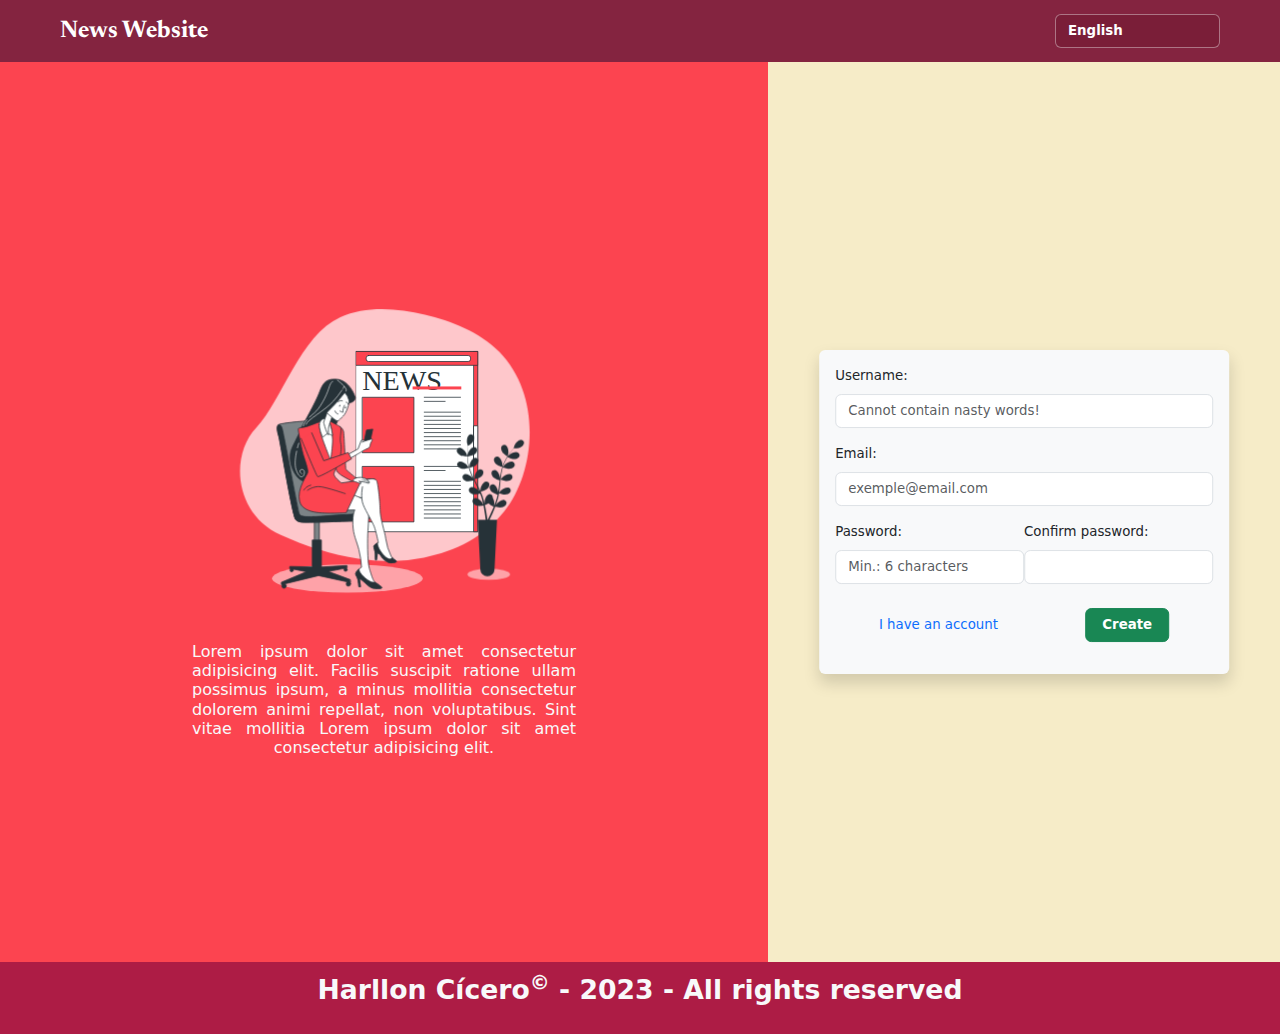
<file: en/register.html>
<!DOCTYPE html>
<html lang="en" class="h-100">
<head>
    <meta charset="utf-8">
    <meta name="viewport" content="width=device-width, initial-scale=1">
    <meta http-equiv="X-UA-Compatible" content="ie=edge">
    <title>News Website | Create account</title>

    <link href="https://cdn.jsdelivr.net/npm/bootstrap@5.3.3/dist/css/bootstrap.min.css" rel="stylesheet" integrity="sha384-QWTKZyjpPEjISv5WaRU9OFeRpok6YctnYmDr5pNlyT2bRjXh0JMhjY6hW+ALEwIH" crossorigin="anonymous">
    <link rel="stylesheet" href="../css/style.css">
    <link rel="stylesheet" href="../css/media.css">

    <!--[if lt IE 9]>
	    <script src="../js/html5shiv.js"></script>
    <![endif]-->
</head>
<body id="regBody" class="h-100">
    <header> <!-- header -->
        <nav class="navbar navbar-expand-md px-lg-5"> <!-- Navigation menu -->
            <div class="container-fluid">
                <!-- Title of the site -->
                <a href="./index.html" class="navbar-brand fw-bold text-white">News Website</a>
                                
                <button type="button" class="navbar-toggler navbar-dark" data-bs-toggle="collapse" data-bs-target="#headerMenu" aria-controls="navbarNav" aria-expanded="false" aria-label="Toggle navigation"> <!-- Responsive button -->
                    <span class="navbar-toggler-icon"></span>
                </button> <!-- /end Responsive button -->

                <div id="headerMenu" class="collapse navbar-collapse show"> <!-- Menu options -->
                    <ul class="navbar-nav flex-row justify-content-start ms-auto ps-0">
                        <li class="nav-item">
                            <select onchange="changeLang(this.value, './register')" class="form-select text-white fw-bold">
                                <option value="pt-br">Português (BR)</option>
                                <option value="en" selected>English</option>
                                <option value="es">Español</option>
                            </select>
                        </li>
                    </ul>
                </div> <!-- /end Menu options -->
            </div>
        </nav> <!-- /end Navigation menu -->
    </header> <!-- /end header -->

    <div class="h-100">
        <div id="regLeft" class="h-100 float-xl-start position-relative d-sm-none d-xl-block"> <!-- Left side -->
            <div class="position-absolute top-50 start-50 translate-middle">
                <!-- Image -->
                <object data="../src/icons/news-animate.svg" class="d-lg-block mx-lg-auto"></object>
                <h5 class="text-light"> <!-- Text below the image -->
                    Lorem ipsum dolor sit amet consectetur adipisicing elit. Facilis suscipit ratione ullam possimus ipsum, a minus mollitia consectetur dolorem animi repellat, non voluptatibus. Sint vitae mollitia Lorem ipsum dolor sit amet consectetur adipisicing elit.
                </h5> <!-- /end Text below the image -->
            </div>
        </div> <!-- /end Left side -->

        <div id="regRight" class="h-100 float-xl-end position-relative"> <!-- Right side -->
            <form action="" method="post" id="create_acc" class="bg-light position-absolute top-50 start-50 translate-middle rounded p-3 shadow"> <!-- Registration form -->
                <div class="mb-3"> <!-- Username -->
                    <label for="username" class="form-label">Username:</label>
                    <input type="text" name="username" id="username" class="form-control yellow-shadow" required placeholder="Cannot contain nasty words!">
                </div> <!-- /end Username -->

                <div class="mb-3"> <!-- Email -->
                    <label for="email" class="form-label">Email:</label>
                    <input type="email" name="email" id="email" class="form-control yellow-shadow" required placeholder="exemple@email.com">
                </div> <!-- /end Email -->

                <div class="d-flex justify-content-between mb-4"> <!-- Password -->
                    <div>
                        <label for="password" class="form-label">Password:</label>
                        <input type="password" name="password" id="password" minlength="6" class="form-control yellow-shadow" required placeholder="Min.: 6 characters">
                    </div>

                    <div>
                        <label for="confPassword" class="form-label">Confirm password:</label>
                        <input type="password" name="confPassword" id="confPassword" class="form-control yellow-shadow" require>
                    </div>
                </div> <!-- /end Password -->

                <div class="d-flex justify-content-around pb-3">
                    <!-- Switch to login screen -->
                    <p type="button" id="regP" class="link-primary text-decoration-none mb-0 align-self-center">I have an account</p>
                    <!-- Create account button -->
                    <button type="submit" class="btn btn-success fw-bold px-3">Create</button>
                </div>
            </form> <!-- /end Registration form -->

            <form action="" method="post" id="login" class="bg-light position-absolute top-50 start-50 translate-middle rounded p-3 shadow"> <!-- Login form -->
                <div class="mb-3"> <!-- Login email -->
                    <label for="logEmail" class="form-label">Email:</label>
                    <input type="email" name="logEmail" id="logEmail" class="form-control yellow-shadow">
                </div> <!-- /end Login email -->

                <div class="mb-3"> <!-- login password -->
                    <label for="logPassword" class="form-label">Password:</label>
                    <input type="password" name="logPassword" id="logPassword" class="form-control yellow-shadow">
                </div> <!-- Login password -->

                <div class="d-flex justify-content-around pb-3">
                    <!-- Switch to login screen -->
                    <p type="button" id="loginP" class="link-primary text-decoration-none mb-0 align-self-center">Create account</p>
                    <!-- Create account button -->
                    <button type="submit" class="btn btn-success fw-bold px-3">Sign in</button>
                </div>
            </form> <!-- /end Login form -->
        </div> <!-- /end Right side -->
    </div>

    <footer class="py-2 text-center fw-bold text-light"> <!-- Footer -->
        <p>Harllon Cícero<sup>&copy;</sup> - 2023 - All rights reserved</p>
    </footer> <!-- /end Footer -->

    <script src="https://cdn.jsdelivr.net/npm/bootstrap@5.3.3/dist/js/bootstrap.bundle.min.js" integrity="sha384-YvpcrYf0tY3lHB60NNkmXc5s9fDVZLESaAA55NDzOxhy9GkcIdslK1eN7N6jIeHz" crossorigin="anonymous"></script>
    <script src="../js/loginPage.js"></script>
    <script src="../js/selectLang.js"></script>
</body>
</html>
</file>
<file: css/style.css>
/* Fonts */
@import url('https://fonts.googleapis.com/css2?family=Lora:ital,wght@0,400..700;1,400..700&family=Newsreader:ital,opsz,wght@0,6..72,200..800;1,6..72,200..800&family=Open+Sans:ital,wght@0,300..800;1,300..800&display=swap');

:root {
    --red1: #7a1e38;
    --red2: #6b132c;
    --red3: #842440;
    --white1: #ffffff63;
    --white2: #ffffff8e;
    --black1: #2e2e2e;
    --black2: #18080c52;
}

body { background: whitesmoke; }
#regBody { background: #f6ecc8; }

/* HEADER - navbar */
.navbar { background: var(--red3); }
/* HEADER - logo */
.navbar-brand { font-family: 'Newsreader', sans-serif; }

/* HEADER - search field */
.navbar input[type='search'] {
    background: var(--red2);
    border-color: var(--white1);
    padding-top: 9px;
    padding-bottom: 9px;
}
.navbar input[type='search']::placeholder {
    color: whitesmoke;
    font-weight: bold;
}
.navbar input[type='search']:focus {
    background: var(--black2);
    box-shadow: none;
    border-color: var(--white2);
}

/* HEADER - search button */
.navbar .input-group > button {
    background: #af2f53;
    border-color: var(--white1);
}
.navbar .input-group > button:hover {
    background: #a12a4c;
    border-color: var(--white2);
}

/* HEADER - language selection */
.navbar .form-select {
    cursor: pointer;
    background: var(--red1);
    border-color: var(--white1);
    transition: all .3s;
}
.navbar .form-select:hover {
    background: var(--red2);
    border-color: var(--white2);
}
/* HEADER > LANGUAGE SELECTIONS - options */
.navbar .form-select > option {
    background: whitesmoke;
    color: #2e2e2e;
}

/* HEADER - login button */
.login-btn {
    background: var(--red1);
    border-color: var(--white1);
    color: whitesmoke;
}
.login-btn:hover {
    background: var(--red2);
    border-color: var(--white2);
    color: whitesmoke
}

/* HEADER - user menu button */
.btn-user-menu {
    background: #a02347;
    border: 1px solid #d8d8d877;
    transition: all .3s;
}
.btn-user-menu:hover { background: var(--red1); }

/* HEADER - Responsive button */
.navbar-toggler { background: var(--red2); }

/* USER MENU */
#userMenu { background: #5c1529; }
/* USER MENU - edit profile button */
.offcanvas-body button {
    background: #b83056;
    border: 1px solid var(--white2);
    top: 80%; right: 32%;
    transition: .3s;
}
.offcanvas-body button:hover { background: var(--red1); }
/* USER MENU - user default icon */
.user-icon-white {
    background: var(--red3);
    border: 1px solid var(--white1);
}
/* USER MENU - options */
#userMenu .nav-link {
    color: whitesmoke;
    border-radius: 50px;
}
#userMenu .nav-link:hover { background: var(--black2); }
#userMenu div > .nav-link {
    padding: 10px 0 10px 15px;
    margin-bottom: 6px;
}

/* EDIT PROFILE - user default icon */
.user-icon-black {
    background: whitesmoke;
    border: 1px solid var(--black1);
}

/* ============================ INDEX page ============================ */

/* BANNER */
#carouselBanner {
    background: #fb7d6f;
    border-bottom: 5px solid var(--red3);
}
/* BANNER - slide 1 */
.carousel-1 { background-image: url('../src/imgs/carousel/1.jpg'); }
/* BANNER - SLIDE 1 - email field */
.carousel-1 input[type='email'] { border-color: lightgray; }
.carousel-1 input[type='email']:hover,
.carousel-1 input[type='email']:focus { box-shadow: 0 0 0 4px #adcce685; }
/* BANNER - SLIDE 1 - button */
.carousel-1 .btn {
    box-shadow: 0px 0px 10px 0px black;
    background-color: var(--red1);
    transition: .3s;
}
.carousel-1 .btn:hover { background: var(--red3); }
/* BANNER - slide 2 */
.carousel-2 { background-image: url('../src/imgs/carousel/2.jpg'); }
.carousel-2 h2 { padding: 0 15vw; }
/* BANNER - slide 3 */
.carousel-3 { background-image: url('../src/imgs/carousel/3.jpg'); }
.carousel-item { background-size: 100% 100%; }

/* BANNER - text */
.carousel-item h2 {
    font-family: 'Roboto', sans-serif;
    color: whitesmoke;
    text-shadow: 0px 0px 10px black;
}

/* BANNER - control buttons */
.carousel-control-prev-icon, .carousel-control-next-icon,
.carousel-indicators [data-bs-target] { background-color: var(--red3); }

/* NEWS */
.container-news { margin: 0 auto; }
.container-news > div { column-gap: 15px; }
/* NEWS - cards */
.card {
    background: transparent;
    border: none;
    padding: 0;
    width: 50%;
    cursor: pointer;
}
/* NEWS > CARDS - image */
.card > img {
    width: 100%;
    height: 100%;
    object-fit: cover;
    border: 1px solid #dadada;
    border-radius: 12px;
    transition: .3s border-radius;
}
.card:hover > img { border-radius: 0; }
/* NEWS > CARDS - header */
.card-title { color: var(--black1); }
/* NEWS > CARDS - body */
.card-body { padding-bottom: 0; }
/* NEWS > CARDS - footer */
.card-footer {
    background: transparent;
    border: none;
}
.card-w { width: 100%; }

/* =========================== NEWS page =========================== */

aside > .card { width: 100%; }
/* HEADLINE */
.headline {
    font-family: 'Lora', serif;
    color: var(--black);
}
/* TEXT */
.news-text {
    font-family: 'Open Sans', sans-serif;
    color: var(--black);
    letter-spacing: .2px;
}

/* =========================== REGISTER page =========================== */

/* LEFT SIDE */
#regLeft { background: #fc4450; }
/* LEFT SIDE - text */
#regLeft h5 {
    text-align: justify;
    text-align-last: center;
}

/* RIGHT SIDE - register form */
#create_acc { width: 25vw; }
/* RIGHT SIDE - login form */
#login {
    width: 20vw;
    display: none;
}

/* fields shadows */
.yellow-shadow:hover, .yellow-shadow:focus {
    border-color: #eed57c;
    box-shadow: 0px 0px 0px 0.25rem #ddc26240;
}

/* FOOTER */
footer {
    background: #ad1c45;
    font-size: 20pt;
}
</file>
<file: css/media.css>
/* =========================== MEDIA QUERIES =========================== */

/* For Extra Small devices (portrait phones, less than 576px) */
@media (max-width: 575.98px) {
    /* HEADER - logo */
    .navbar-brand { font-size: 14pt; }
    /* HEADER - search field (larger screens) */
    #searchLarge { display: none; }
    /* HEADER - search field (smaller screens) */
    #searchSmall {
        margin: 3vw auto;
        width: 85vw;
    }
    #searchSmall button {padding: 0 15pt;}
    /* HEADER - search icon */
    .fa-magnifying-glass { font-size: 14pt; }
    /* HEADER - language options, login button, user menu button */
    .navbar-nav {
        flex-direction: row;
        justify-content: space-between;
    }

    /* HEADER - user menu button */
    .btn-user-menu > img {
        width: 20pt;
        padding: 5px 3px;
    }

    /* USER MENU - user white icon */
    .user-icon-white > img {
        width: 65pt;
        margin: 30px 40px;
    }
    /* USER MENU - edit profile button */
    .fa-pen-to-square {
        font-size: 17pt;
        margin: 5px 0;
    }
    /* USER MENU - menu options */
    #userMenu :where(nav, span) { font-size: 14pt; }
    /* USER MENU - log out icon */
    .fa-arrow-right-from-bracket { font-size: 16pt; }

    /* EDIT PROFILE - user black icon */
    .user-icon-black > img {
        width: 65pt;
        margin: 30px 40px;
    }

    /* News cards */
    .card {
        width: 90vw;
        margin: 0 auto 6vw auto;
    }
    .card img { height: 30vh; }
    .card-title { font-size: 14pt; }
    .card-footer { font-size: 9pt; }

    /* ========================== INDEX page ========================== */

    /* BANNER */
    .carousel { display: none; }

    /* ========================== NEWS page ========================== */

    /* HEADLINE - text */
    .headline > h1 { font-size: 18pt; }

    /* ========================== REGISTER page ========================== */

    /* LEFT SIDE */
    #regLeft { display: none; }

    /* RIGHT SIDE */
    #regRight { width: 100%; }
    /* RIGHT SIDE - register screen */
    #create_acc { width: 85vw; }
    /* RGIHT SIDE - login screen */
    #login { width: 70vw; }
    /* RIGHT SIDE - form, fields, button */
    #regRight > form,
    #regRight input,
    #regRight .btn { font-size: 10pt; }
}

/* For Small devices (landscape phones, less than 768px) */
@media (min-width: 576px) and (max-width: 767.98px) {
    /* HEADER - navbar */
    .navbar-nav { padding: 0 12vw; }
    /* HEADER - logo */
    .navbar-brand { font-size: 18pt; }
    /* HEADER - search field */
    #searchLarge {
        width: 80vw;
        margin: 0 auto;
    }
    /* HEADER - search icon */
    .fa-magnifying-glass { font-size: 14pt; }

    /* HEADER - user menu button */
    .btn-user-menu > img {
        width: 20pt;
        padding: 5px 3px;
    }

    /* USER MENU - user white icon */
    .user-icon-white > img {
        width: 65pt;
        margin: 30px 40px;
    }
    /* USER MENU - edit profile button */
    .fa-pen-to-square {
        font-size: 17pt;
        margin: 5px 0;
    }
    /* USER MENU - menu options */
    #userMenu :where(nav, span) { font-size: 14pt; }
    /* USER MENU - log out icon */
    .fa-arrow-right-from-bracket { font-size: 16pt; }

    /* EDIT PROFILE - user black icon */
    .user-icon-black > img {
        width: 65pt;
        margin: 30px 40px;
    }

    /* News cards */
    .card {
        width: 90vw;
        margin: 0 auto 6vw auto;
    }
    .card img { height: 30vh; }
    .card-title { font-size: 14pt; }
    .card-footer { font-size: 9.5pt; }

    /* ========================== REGISTER page ========================== */

    /* RIGHT SIDE */
    #regRight { width: 100%; }
    /* RIGHT SIDE - register screen */
    #create_acc { width: 60vw; }
    /* RIGHT SIDE - login screen */
    #login { width: 40vw; }
    /* RIGHT SIDE - form, fields, button */
    #regRight > form,
    #regRight input,
    #regRight .btn { font-size: 10.5pt; }
}

/* For Medium devices (tablets, less than 992px) */
@media (min-width: 768px) and (max-width: 991.98px) {
    /* HEADER - logo */
    .navbar-brand { font-size: 14pt; }
    /* HEADER - search field */
    #searchLarge { width: 40vw; }
    #searchLarge input,
    /* HEADER - language options, login button */
    .nav-item > * { font-size: 9.5pt; }
    /* HEADER - search icon */
    .fa-magnifying-glass { font-size: 11pt; }

    /* HEADER - user menu button */
    .btn-user-menu > img {
        width: 17pt;
        padding: 5px 3px;
    }

    /* USER MENU - user white icon */
    .user-icon-white > img {
        width: 65pt;
        margin: 30px 40px;
    }
    /* USER MENU - edit profile button */
    .fa-pen-to-square {
        font-size: 17pt;
        margin: 5px 0;
    }
    /* USER MENU - menu options */
    #userMenu :where(nav, span) { font-size: 14pt; }
    /* USER MENU - log out icon */
    .fa-arrow-right-from-bracket { font-size: 16pt; }

    /* EDIT PROFILE - user black icon */
    .user-icon-black > img {
        width: 65pt;
        margin: 30px 40px;
    }

    /* News cards */
    .container-news { width: 95vw; }
    .card { margin-bottom: 4vw; }
    .card img { height: 28vh; }
    .card-title { font-size: 14pt; }
    .card-footer { font-size: 10pt; }

    /* ========================== INDEX page ========================== */

    /* BANNER */
    .carousel-item { height: 35vh; }
    /* BANNER - text */
    .carousel-item h2 {
        font-size: 20pt;
        line-height: 6vh;
    }
    /* BANNER > CAROUSEL 1 - field */
    .carousel-1 input {
        width: 35vw;
        font-size: 10pt;
    }
    /* BANNER > CAROUSEL 1 - button */
    .carousel-1 button { font-size: 12pt; }
    /* BANNER > CAROUSEL 2 - text */
    .carousel-2 h2 { padding: 0 15vw; }

    /* ========================== MEWS page ========================== */

    .rnews-w { width: 80vw; }
    .rnews-h { height: 45vw; }
    
    /* ========================== REGISTER page ========================== */

    /* RIGHT SIDE */
    #regRight { width: 100%; }
    /* RIGHT SIDE - register screen */
    #create_acc { width: 55vw; }
    /* RIGHT SIDE - login screen */
    #login { width: 35vw; }
    /* RIGHT SIDE - form, fields, button */
    #regRight > form,
    #regRight input,
    #regRight .btn { font-size: 11pt; }
}

/* For Large devices (desktops, less than 1200px) */
@media (min-width: 992px) and (max-width: 1199.98px) {
    /* HEADER - logo */
    .navbar-brand { font-size: 18pt; }
    /* HEADER - search field */
    #searchLarge { width: 35vw; }
    #searchLarge > input,
    /* HEADER - language options, login button */
    .nav-item > * { font-size: 10pt; }
    /* HEADER - search icon */
    .fa-magnifying-glass { font-size: 12pt; }

    /* HEADER - user menu button */
    .btn-user-menu > img {
        width: 19pt;
        padding: 5px 4px;
    }

    /* USER MENU - user white icon */
    .user-icon-white > img {
        width: 60pt;
        margin: 30px 40px;
    }
    /* USER MENU - edit profile button */
    .fa-pen-to-square {
        font-size: 12pt;
        margin: 5px 0;
    }
    /* USER MENU - menu options */
    #userMenu :where(nav, span) { font-size: 12pt; }
    /* USER MENU - log out icon */
    .fa-arrow-right-from-bracket { font-size: 13pt; }

    /* EDIT PROFILE - user black icon */
    .user-icon-black > img {
        width: 65pt;
        margin: 30px 40px;
    }

    /* News cards */
    .container-news { width: 90vw; }
    .card { margin-bottom: 8vh; }
    .card img { height: 18vh; }
    .card-title { font-size: 11pt; }
    .card-footer { font-size: 8.5pt; }

    /* ========================== INDEX page ========================== */

    /* BANNER */
    .carousel-item { height: 40vh; }
    /* BANNER - text */
    .carousel-item h2 {
        font-size: 20pt;
        line-height: 6vh;
    }
    /* BANNER > CAROUSEL 1 - field */
    .carousel-1 input {
        width: 35vw;
        font-size: 12pt;
    }
    /* BANNER > CARPUSEL 2 - button */
    .carousel-1 button { font-size: 12pt; }

    /* ========================== NEWS page ========================== */

    /* HEADLINE */
    .headline > h1 { font-size: 20pt; }

    /* NEWS TEXT - paragraph */
    .news-text > p { font-size: 12pt; }

    /* RELATED NEWS - headline */
    aside > h4 { font-size: 15pt; }

    /* ========================== REGISTER page ========================== */

    /* RIGHT SIDE */
    #regRight { width: 100%; }
    /* RIGHT SIDE - register screen */
    #create_acc { width: 45vw; }
    /* RIGHT SIDE - login screen */
    #login { width: 30vw; }
}

/* For Extra Large devices (>= 1200px) size screens */
@media (min-width: 1200px) and (max-width: 1399.98px) {
    /* HEADER - logo */
    .navbar-brand { font-size: 18pt; }
    /* HEADER - search field */
    #searchLarge { width: 30vw; }
    #searchLarge input,
    /* HEADER - language options, login button */
    .nav-item > * { font-size: 10pt; }
    /* HEADER - search icon */
    .fa-magnifying-glass { font-size: 12pt; }

    /* HEADER - user menu button */
    .btn-user-menu > img {
        width: 19pt;
        padding: 5px 4px;
    }

    /* USER MENU - user white icon */
    .user-icon-white > img {
        width: 65pt;
        margin: 30px 45px;
    }
    /* USER MENU - edit profile button */
    .fa-pen-to-square {
        font-size: 13pt;
        margin: 5px 0;
    }
    /* USER MENU - menu options */
    #userMenu :where(nav, span) { font-size: 13pt; }
    /* USER MENU - log out icon */
    .fa-arrow-right-from-bracket { font-size: 14pt; }

    /* EDIT PROFILE - user black icon */
    .user-icon-black > img {
        width: 50pt;
        margin: 30px 40px;
    }

    /* News cards */
    .container-news { width: 90vw; }
    .card { margin-bottom: 8vh; }
    .card img { height: 20vh; }
    .card-title { font-size: 13pt; }
    .card-footer { font-size: 9pt; }

    /* ========================== INDEX page ========================== */

    /* BANNER */
    .carousel-item { height: 40vh; }
    /* BANNER - text */
    .carousel-item h2 {
        font-size: 30pt;
        line-height: 8vh;
    }
    /* BANNER > CAROUSEL 1 - email field */
    .carousel-1 input {
        width: 35vw;
        font-size: 12pt;
    }
    /* BANNER > CAROUSEL 1 - send email button */
    .carousel-1 button {
        font-size: 12pt;
        margin-bottom: 2vw;
    }

    /* ========================== NEWS page ========================== */

    /* HEADLINE */
    .headline > h1 { font-size: 24pt; }

    /* NEWS TEXT - paragraph */
    .news-text > p { font-size: 13pt; }

    /* RELATED NEWS - headlines */
    aside > h4 { font-size: 16pt; }

    /* ========================== REGISTER page ========================== */

    /* LEFT SIDE */
    #regLeft { width: 60%; }
    /* LEFT SIDE - text */
    #regLeft h5 { font-size: 12pt; }

    /* RIGHT SIDE */
    #regRight { width: 40%; }
    /* RIGHT SIDE - register screen */
    #create_acc { width: 32vw; }
    /* RIGHT SIDE - login screen */
    #login { width: 25vw; }
    /* RIGHT SIDE - form, fields, button */
    #regRight > form,
    #regRight input,
    #regRight .btn { font-size: 10pt; }
}

/* For Extra Extra Large devices (>= 1400px) size screens */
@media (min-width: 1400px) {
    /* HEADER - logo */
    .navbar-brand { font-size: 20pt; }
    /* HEADER > SEARCH FIELD - search field */
    #searchLarge { width: 30vw; }
    /* HEADER > SEARCH FIELD - search icon */
    .fa-magnifying-glass { font-size: 14pt; }

    /* HEADER - user menu button */
    .btn-user-menu > img {
        width: 22pt;
        padding: 5px 4px;
    }

    /* USER MENU - user white icon */
    .user-icon-white > img {
        width: 75pt;
        margin: 35px 50px;
    }
    /* USER MENU - edit profile button */
    .fa-pen-to-square {
        font-size: 14pt;
        margin: 5px 0;
    }
    /* USER MENU - menu options */
    #userMenu :where(nav, span) { font-size: 14pt; }
    /* USER MENU - log out icon */
    .fa-arrow-right-from-bracket { font-size: 16pt; }

    /* EDIT PROFILE - user black icon */
    .user-icon-black > img {
        width: 60pt;
        margin: 30px 42px;
    }

    /* News cards */
    .container-news { width: 90vw; }
    .card { margin-bottom: 8vh; }
    .card img { height: 23vh; }

    /* ========================== INDEX page ========================== */

    /* BANNER */
    .carousel-item { height: 40vh; }
    .carousel-item h2 {
        font-size: 32pt;
        line-height: 8vh;
    }
    /* BANNER > CAROUSEL 1 - input */
    .carousel-1 input {
        width: 35vw;
        font-size: 16pt;
    }
    /* BANNER > CAROUSEL 1 - button */
    .carousel-1 button { font-size: 16pt; }

    /* ========================== NEWS page ========================== */
    
    article { width: 65%; }
    /* NEWS TEXT - paragraph */
    .news-text > p { font-size: 14pt; }

    aside { width: 28%; }

    /* ========================== REGISTER page ========================== */

    /* LEFT SIDE */
    #regLeft { width: 65%; }
    /* LEST SIDE - text */
    #regLeft h5 { font-size: 14pt; }

    /* RIGHT SIDE */
    #regRight { width: 35%; }
}
</file>
